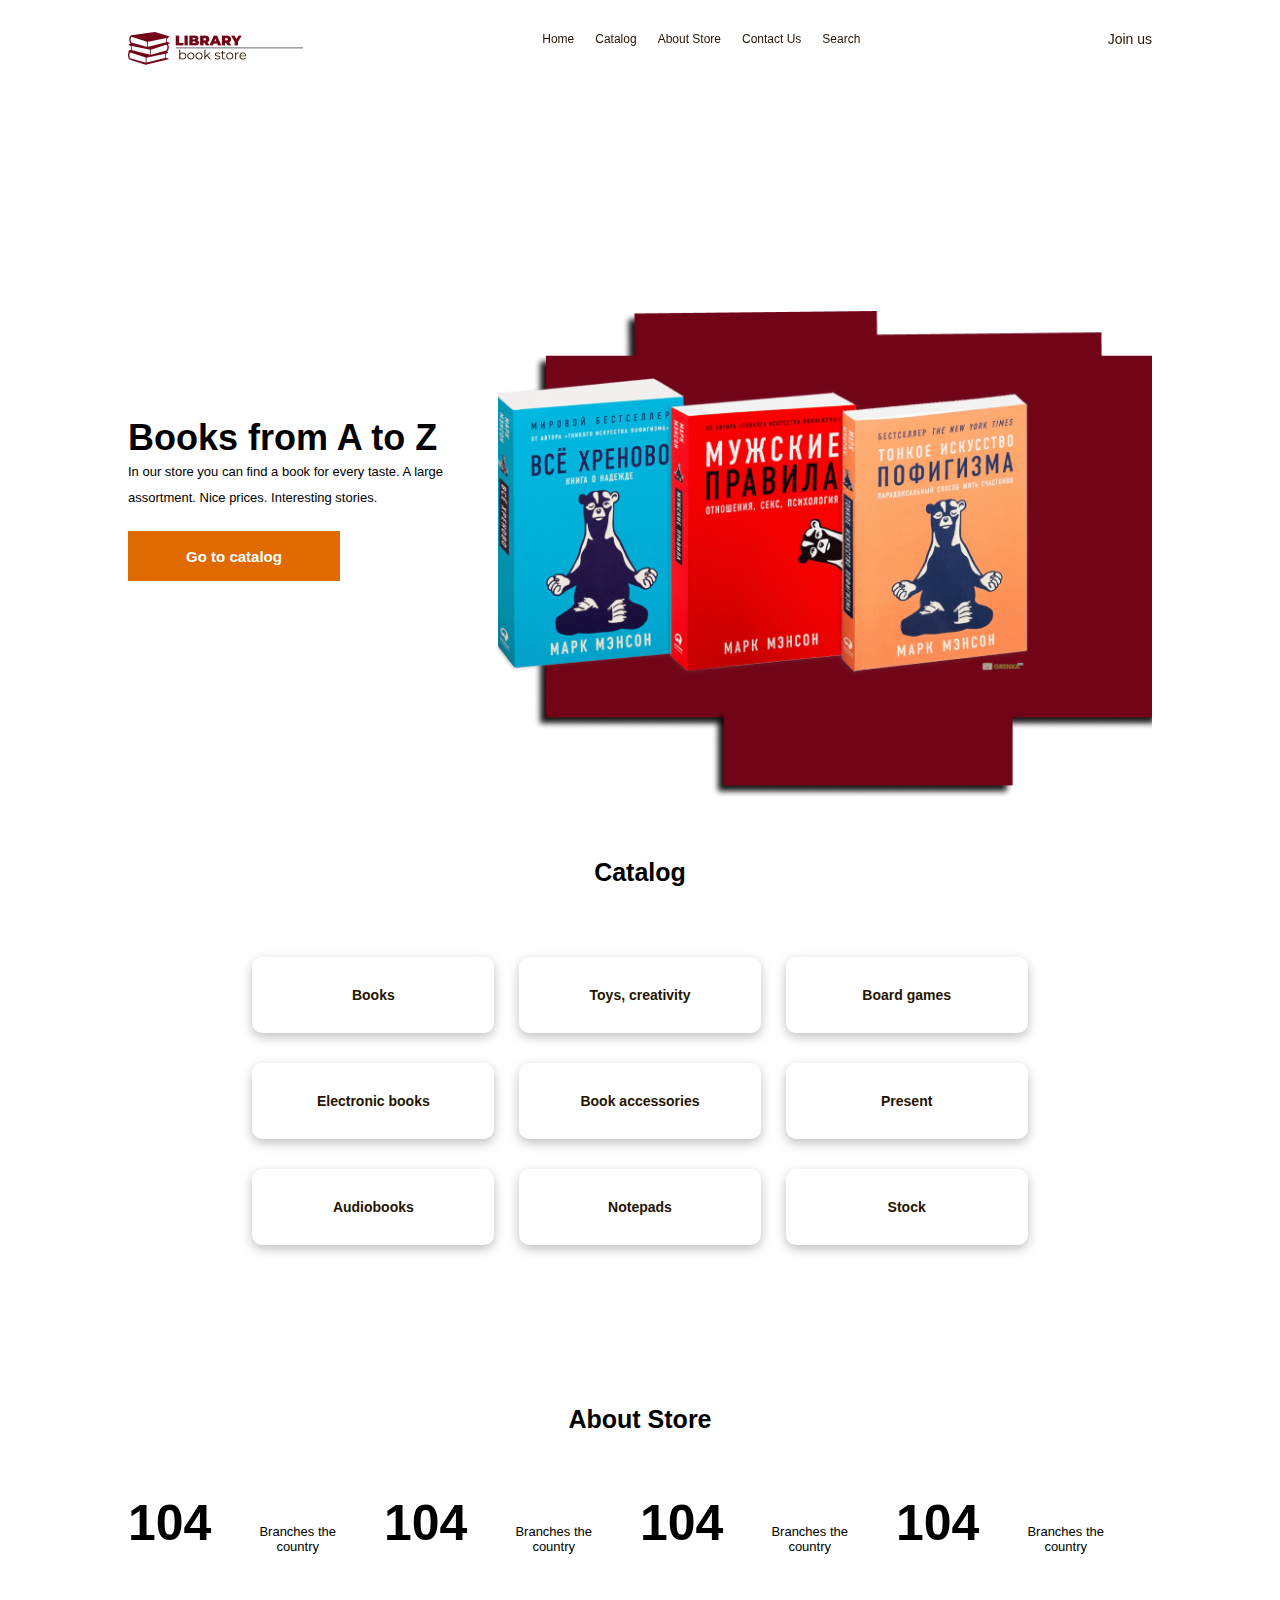
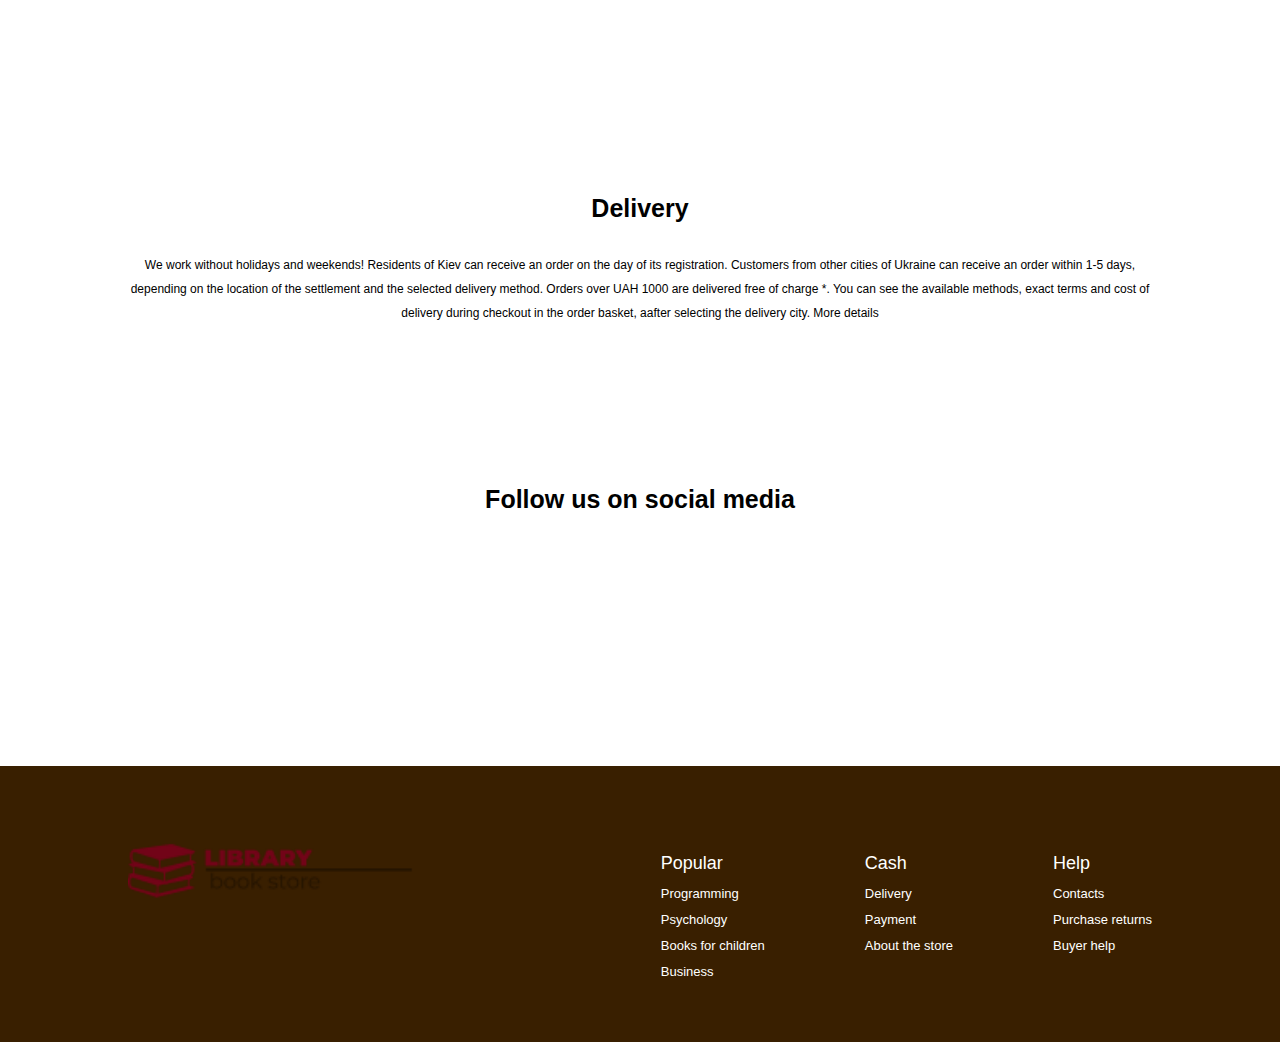
<file: assets/pages/index.html>
<!DOCTYPE html>
<html lang="en">

<head>
    <meta charset="UTF-8">
    <meta name="viewport" content="width=device-width, initial-scale=1.0">
    <title>Home</title>
    <link rel="stylesheet" href="https://cdnjs.cloudflare.com/ajax/libs/font-awesome/6.5.1/css/all.min.css"
        integrity="sha512-DTOQO9RWCH3ppGqcWaEA1BIZOC6xxalwEsw9c2QQeAIftl+Vegovlnee1c9QX4TctnWMn13TZye+giMm8e2LwA=="
        crossorigin="anonymous" referrerpolicy="no-referrer" />
    <link rel="stylesheet" href="../css/home.css">
</head>

<body>
    <header>
        <div class="container">
            <div class="logo_ul_li">
                <img src="../imgs/library_logo.png" alt="">
                <ul>
                    <li>
                        <a href="../pages/home.html">Home</a>
                    </li>
                    <li>
                        <a href="../pages/catalog.html">Catalog</a>
                    </li>
                    <li>
                        <a href="../pages/about.html">About Store</a>
                    </li>
                    <li>
                        <a href="../pages/contact.html">Contact Us</a>
                    </li>
                    <li>
                        <a href="../pages/search.html">Search</a>
                    </li>
                    <!-- <i class="fa-solid fa-bars"></i> -->
                </ul>
                <div class="icon_header">
                    <i class="fa-regular fa-user"></i>
                    <a href="../pages/admin_panel.html">
                        Join us
                    </a>
                </div>
            </div>
        </div>
    </header>
    <main>
        <section id="one_section">
            <div class="container">
                <div class="one_section_words">
                    <h3>Books from A to Z</h3>
                    <p>In our store you can find a book for every taste. A large assortment. Nice prices. Interesting
                        stories.</p>
                    <button>Go to catalog</button>
                </div>
                <div class="book_background">
                </div>
            </div>
        </section>
        <section id="two_section">
            <div class="container">
                <h3>Catalog</h3>
                <div class="buttons">
                    <div class="one_btn">
                        <button>Books</button>
                        <button>Electronic books</button>
                        <button>Audiobooks</button>
                    </div>
                    <div class="two_btn">
                        <button>Toys, creativity</button>
                        <button>Book accessories</button>
                        <button>Notepads</button>
                    </div>
                    <div class="thr_btn">
                        <button>Board games</button>
                        <button>Present</button>
                        <button>Stock</button>
                    </div>
                </div>
            </div>
        </section>
        <section id="three_section">
            <div class="container">
                <div>
                    <h3>
                        About Store
                    </h3>
                    <div class="number_word">
                        <h4>
                            104
                        </h4>
                        <span class="span_h">
                            Branches the country
                        </span>
                        <h4>
                            104
                        </h4>
                        <span class="span_h">
                            Branches the country
                        </span>
                        <h4>
                            104
                        </h4>
                        <span class="span_h">
                            Branches the country
                        </span>
                        <h4>
                            104
                        </h4>
                        <span class="span_h">
                            Branches the country
                        </span>
                    </div>
                </div>
                <div class="delivery">
                    <h3>Delivery</h3>
                    <p>We work without holidays and weekends! Residents of Kiev can receive an order on the day of its
                        registration. Customers from other cities of Ukraine can receive an order within 1-5 days,
                        depending
                        on the location of the settlement and the selected delivery method. Orders over UAH 1000 are
                        delivered free of charge *. You can see the available methods, exact terms and cost of delivery
                        during checkout in the order basket, aafter selecting the delivery city.
                        More details </p>
                </div>
                <div class="follow">
                    <h3 class="fllw">
                        Follow us on social media
                    </h3>
                    <div class="icons">
                        <i class="fa-brands fa-facebook"></i>
                        <i class="fa-brands fa-twitter"></i>
                        <i class="fa-brands fa-instagram"></i>
                    </div>
                </div>
            </div>
        </section>
    </main>
    <footer>
        <div class="container">
            <img src="../imgs/library_logo.png" alt="">
            <div class="footer_words">
                <span>Popular
                    <a href="#">
                        Programming
                    </a>
                    <a href="#"> Psychology
                    </a>
                    <a href="#"> Books for children
                    </a>
                    <a href="">Business</a>
                </span>
                <span>Cash
                    <a href="#">
                        Delivery
                    </a>
                    <a href="#">Payment</a>
                    <a href="#">About the store</a>
                </span>
                <span>Help
                    <a href="#">
                        Contacts
                    </a>
                    <a href="#"> Purchase returns
                    </a>
                    <a href="#"> Buyer help
                    </a>
                </span>
            </div>
        </div>
    </footer>
    
</body>

</html>
</file>
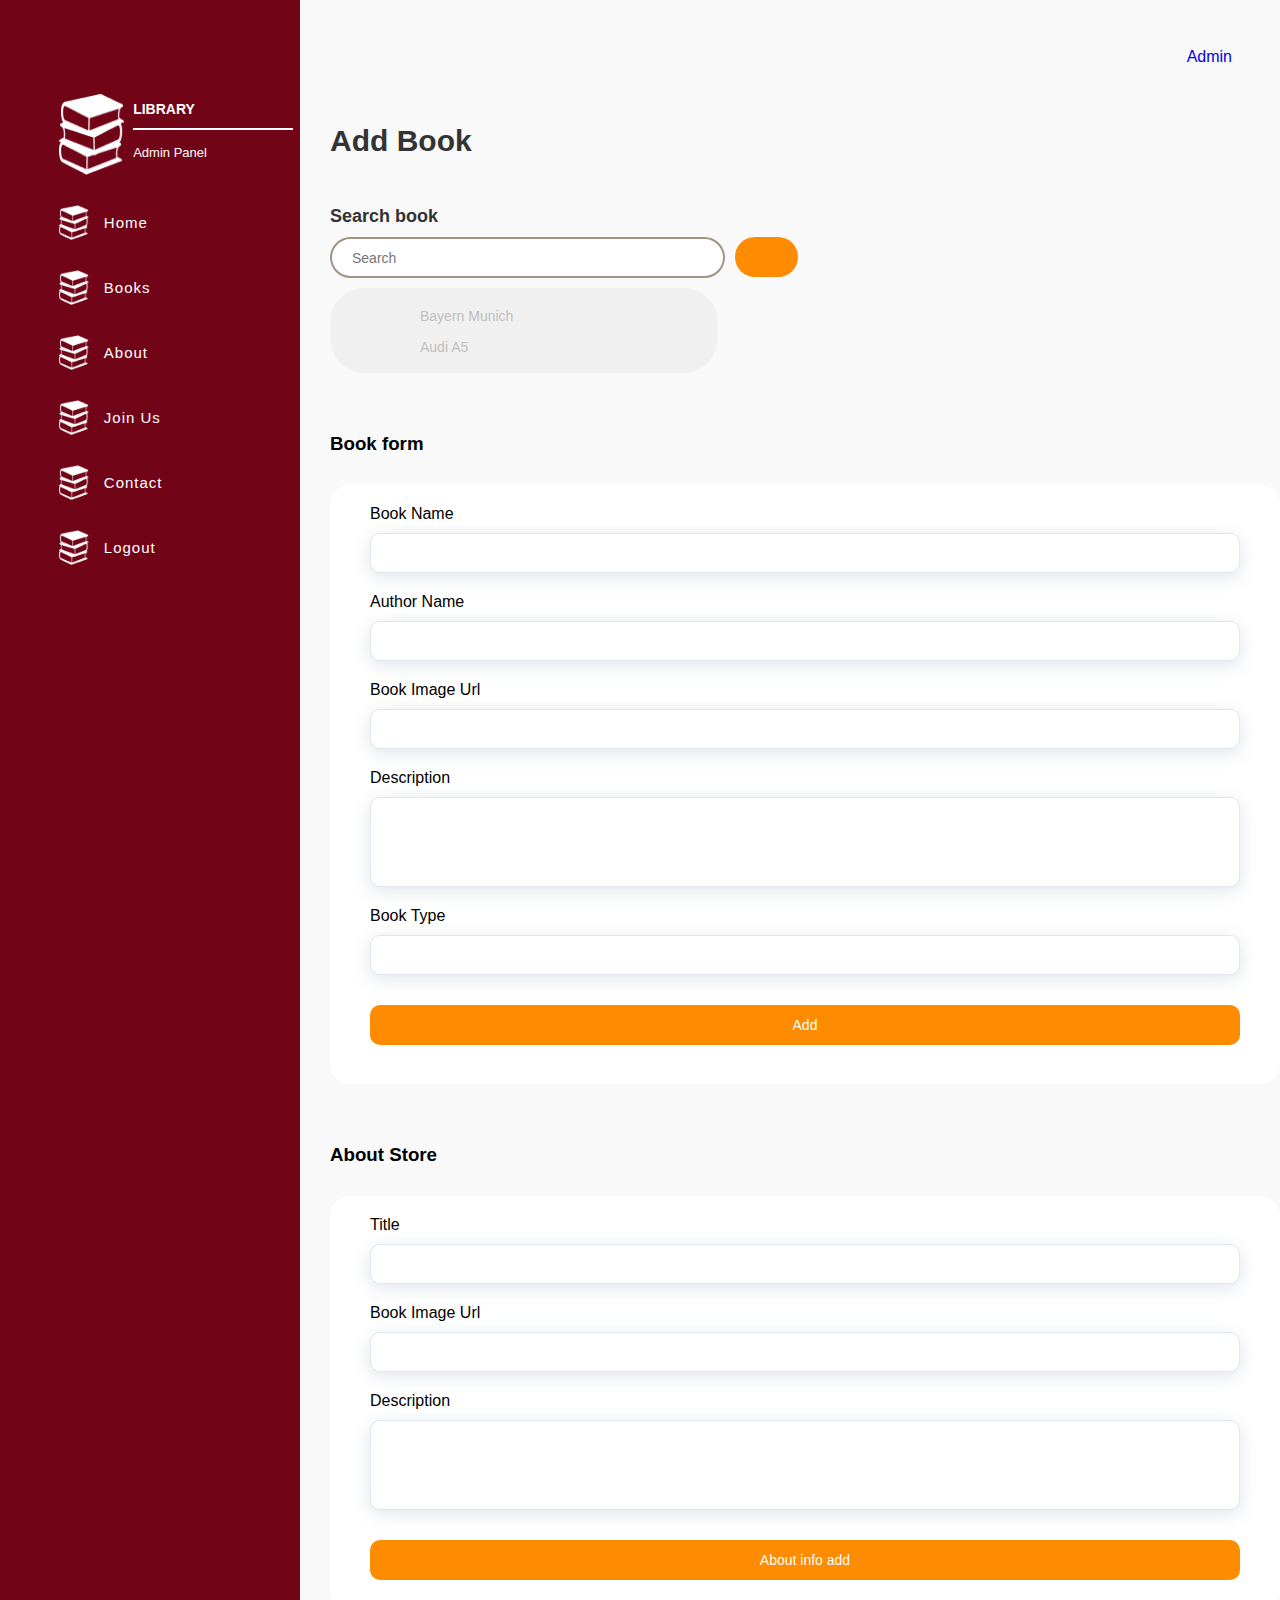
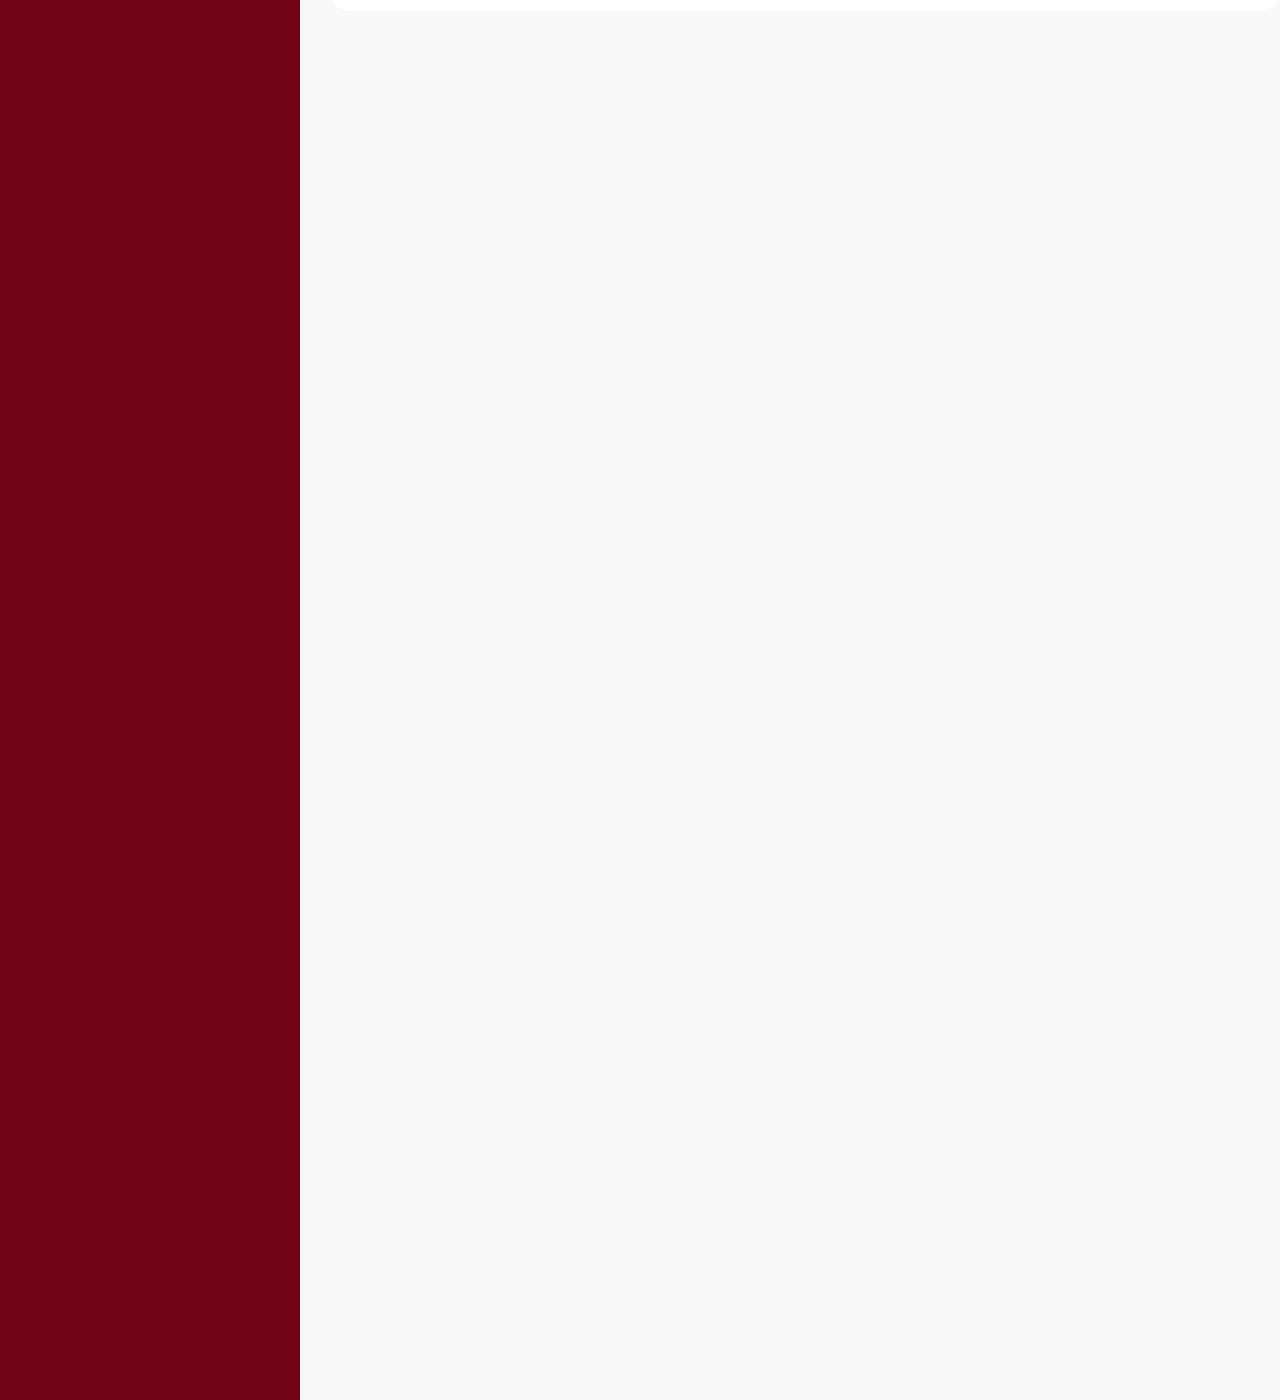
<file: assets/pages/admin_panel.html>
<!DOCTYPE html>
<html lang="en">

<head>
    <meta charset="UTF-8">
    <meta name="viewport" content="width=device-width, initial-scale=1.0">
    <title>Admin Panel</title>
    <link rel="stylesheet" href="https://cdnjs.cloudflare.com/ajax/libs/font-awesome/6.5.1/css/all.min.css"
        integrity="sha512-DTOQO9RWCH3ppGqcWaEA1BIZOC6xxalwEsw9c2QQeAIftl+Vegovlnee1c9QX4TctnWMn13TZye+giMm8e2LwA=="
        crossorigin="anonymous" referrerpolicy="no-referrer" />
    <link rel="stylesheet" href="../css/admin_panel.css">
</head>

<body>
    <section id="admin_panel_section">
        <div class="left_div">
            <div class="container">
                <div class="admin_panel_logo_div">
                    <img src="../imgs/Vector.png" alt="">
                    <div class="line_span">
                        <span class="library">LIBRARY</span>
                        <div class="line">

                        </div>
                        <span class="admin_panel_span">
                            Admin Panel
                        </span>
                    </div>
                </div>
                <div class="imgs_words">
                    <div class="img_span">
                        <img src="../imgs/Vector.png" alt="">
                        <span><a href="../pages/home.html">Home</a></span>
                    </div>
                    <div class="img_span">
                        <img src="../imgs/Group (1).png" alt="">
                        <span><a href="../pages/book_page.html">Books</a></span>
                    </div>
                    <div class="img_span">
                        <img src="../imgs/Group (1).png" alt="">
                        <span><a href="../pages/about.html">About</a></span>
                    </div>
                    <div class="img_span">
                        <img src="../imgs/Group (1).png" alt="">
                        <span><a href="">Join Us</a></span>
                    </div>
                    <div class="img_span">
                        <img src="../imgs/Group (1).png" alt="">
                        <span><a href="../pages/contact.html">Contact</a></span>
                    </div>
                    <div class="img_span">
                        <img src="../imgs/Group (1).png" alt="">
                        <span><a href="">Logout</a></span>
                    </div>
                </div>
            </div>
        </div>

        <div id="color">
            <div class="admin_icon">
                <i class="fa-regular fa-user"></i>
                <span>
                    <a href="../pages/welcome_admin.html">
                        Admin
                    </a>
                </span>
            </div>
            <div class="right_div">
                <div class="add_search">
                    <h3>Add Book</h3>
                </div>
                <div class="search">
                    <span>
                        Search book
                    </span>
                    <div class="input_icon">
                        <input type="search" placeholder="Search">
                        <button class="icon_div">
                            <i class="fa-solid fa-magnifying-glass"></i>
                        </button>
                    </div>
                </div>
                <div class="down_gray">
                    <div class="words">
                        <div class="icon_span">
                            <i class="fa-regular fa-clock"></i>
                            <span>Bayern Munich</span>
                        </div>
                        <div class="icon_span">
                            <i class="fa-regular fa-clock"></i>
                            <span>Audi A5</span>
                        </div>
                    </div>
                </div>
                <div class="book_form">
                    <div>
                        <h3>
                            Book form
                        </h3>
                    </div>
                    <div class="input_spans">
                        <div class="inp_span">
                            <span>
                                Book Name
                            </span>
                            <input type="search">
                        </div>
                        <div class="inp_span">
                            <span>
                                Author Name
                            </span>
                            <input type="search">
                        </div>
                        <div class="inp_span">
                            <span>
                                Book Image Url
                            </span>
                            <input type="search">
                        </div>
                        <div class="inp_span">
                            <span>
                                Description
                            </span>
                            <input type="search" class="description_input">
                        </div>
                        <div class="inp_span">
                            <span>
                                Book Type
                            </span>
                            <input type="search">
                        </div>
                        <button>Add</button>
                    </div>
                </div>
                <div class="two_the_line">
                    <div class="book_form">
                        <div>
                            <h3>
                                About Store
                            </h3>
                        </div>
                        <div class="input_spans">
                            <div class="inp_span">
                                <span>
                                    Title
                                </span>
                                <input type="search">
                            </div>
                            <div class="inp_span">
                                <span>
                                    Book Image Url
                                </span>
                                <input type="search">
                            </div>
                            <div class="inp_span">
                                <span>
                                    Description
                                </span>
                                <input type="search" class="description_input">
                            </div>
                            <button>About info add</button>
                        </div>
                    </div>
                </div>
            </div>
        </div>

    </section>
</body>

</html>
</file>
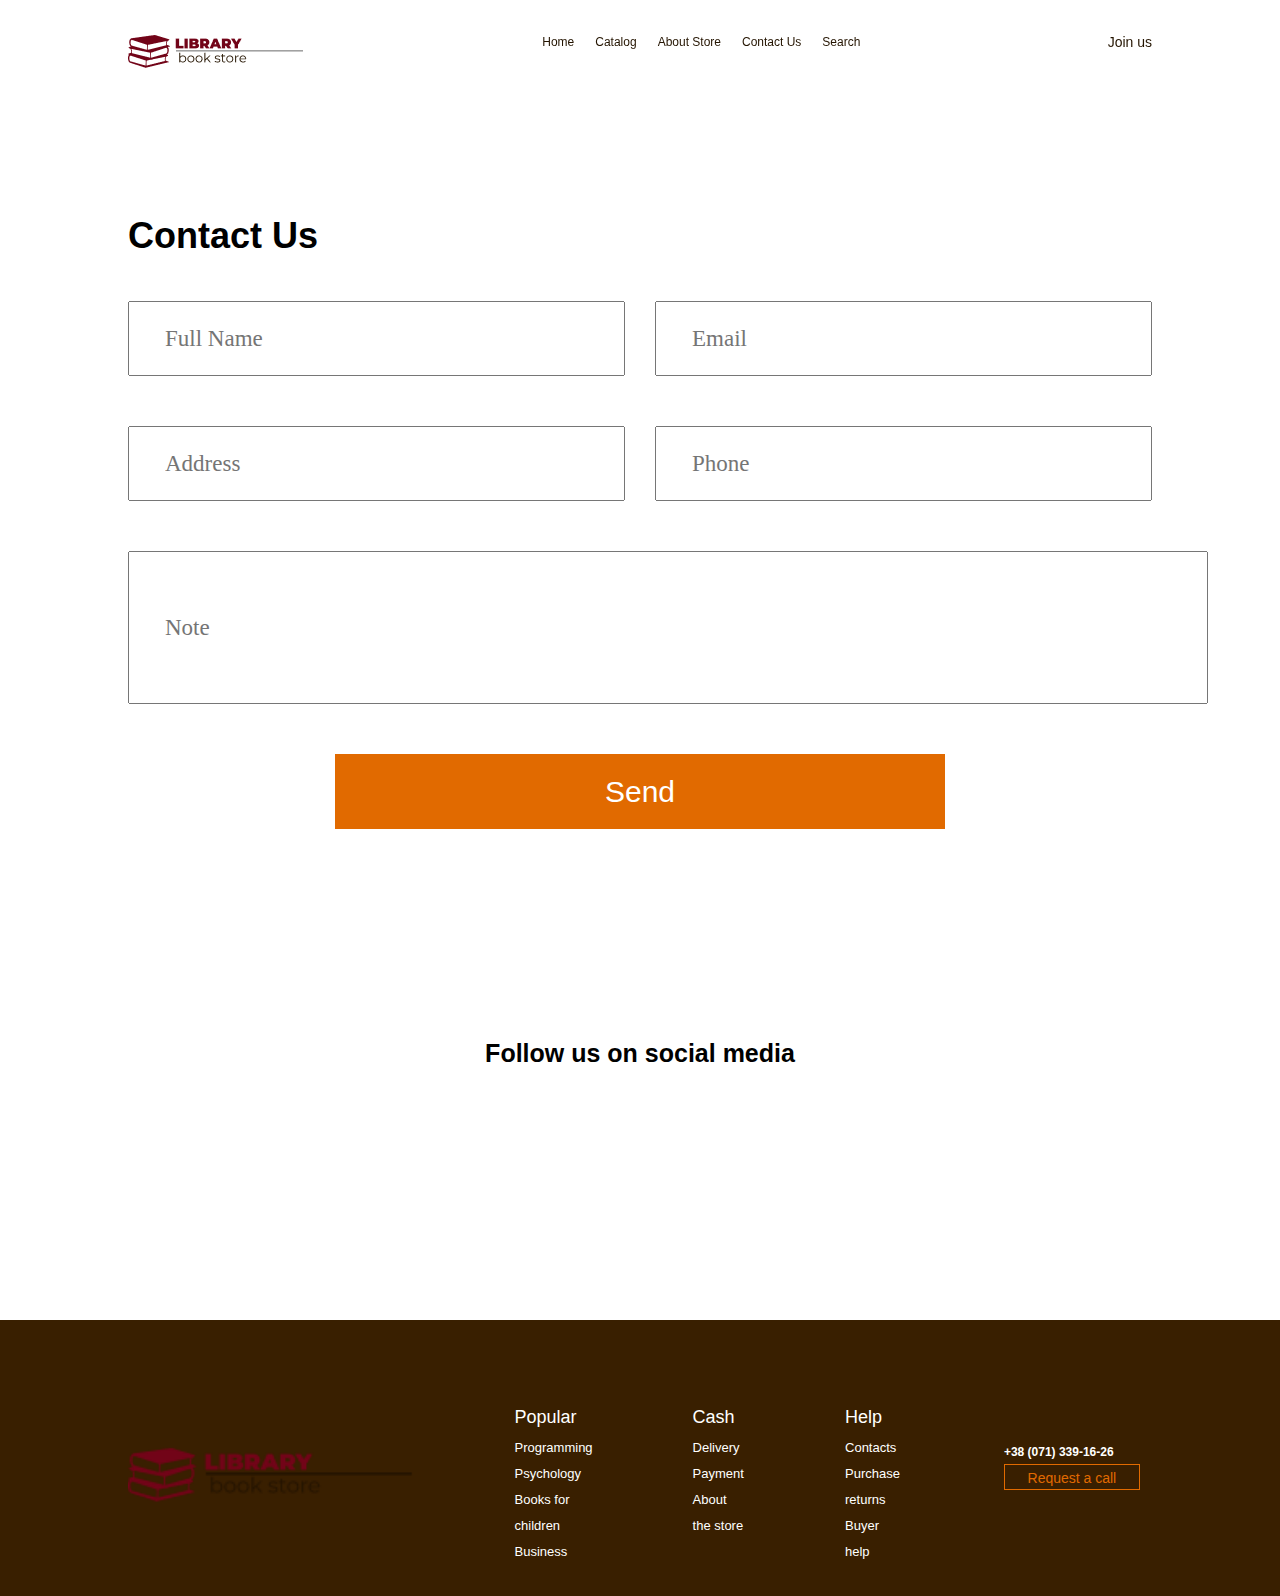
<file: assets/pages/contact.html>
<!DOCTYPE html>
<html lang="en">

<head>
    <meta charset="UTF-8">
    <meta name="viewport" content="width=device-width, initial-scale=1.0">
    <title>Contact Us</title>
    <link rel="stylesheet" href="https://cdnjs.cloudflare.com/ajax/libs/font-awesome/6.5.1/css/all.min.css"
        integrity="sha512-DTOQO9RWCH3ppGqcWaEA1BIZOC6xxalwEsw9c2QQeAIftl+Vegovlnee1c9QX4TctnWMn13TZye+giMm8e2LwA=="
        crossorigin="anonymous" referrerpolicy="no-referrer" />
    <link rel="stylesheet" href="../css/contact.css">
</head>

<body>
    <header>
        <div class="container">
            <div class="logo_ul_li">
                <img src="../imgs/library_logo.png" alt="">
                <ul>
                    <li>
                        <a href="/index.html">Home</a>
                    </li>
                    <li>
                        <a href="../pages/catalog.html">Catalog</a>
                    </li>
                    <li>
                        <a href="../pages/about.html">About Store</a>
                    </li>
                    <li>
                        <a href="../pages/contact.html">Contact Us</a>
                    </li>
                    <li>
                        <a href="../pages/search.html">Search</a>
                    </li>
                </ul>
                <div class="icon_header">
                    <i class="fa-regular fa-user"></i>
                    <a href="../pages/admin_panel.html">
                        Join us
                    </a>
                </div>
            </div>
        </div>
    </header>
    <section id="contact_us_section">
        <div class="container">
            <h3>Contact Us</h3>
            <div class="inputs">
                <div class="one_inp">
                    <input type="text" name="" id="" placeholder="Full Name">
                    <input type="email" name="" id="" placeholder="Email">
                </div>
                <div class="two_inp">
                    <input type="text" name="" id="" placeholder="Address">
                    <input type="text" name="" id="" placeholder="Phone">
                </div>
                <input type="text" name="" id="note" placeholder="Note">
            </div>
            <div class="button_div">
                <button>Send</button>

            </div>
        </div>
    </section>
    <section id="f_section">
        <div class="container">
            <div class="follow">
                <h3 class="fllw">
                    Follow us on social media
                </h3>
                <div class="icons">
                    <i class="fa-brands fa-facebook"></i>
                    <i class="fa-brands fa-twitter"></i>
                    <i class="fa-brands fa-instagram"></i>
                </div>
            </div>
        </div>
    </section>
    <footer>
        <div class="container">
            <img src="../imgs/library_logo.png" alt="">
            <div class="footer_words">
                <span>Popular
                    <a href="#">
                        Programming
                    </a>
                    <a href="#"> Psychology
                    </a>
                    <a href="#"> Books for children
                    </a>
                    <a href="">Business</a>
                </span>
                <span>Cash
                    <a href="#">
                        Delivery
                    </a>
                    <a href="#">Payment</a>
                    <a href="#">About the store</a>
                </span>
                <span>Help
                    <a href="#">
                        Contacts
                    </a>
                    <a href="#"> Purchase returns
                    </a>
                    <a href="#"> Buyer help
                    </a>
                </span>
                <div class="numb_btn">
                    <span>
                        +38 (071) 339-16-26
                    </span>
                    <button>Request a call </button>
                </div>
            </div>
        </div>
    </footer>
</body>

</html>
</file>
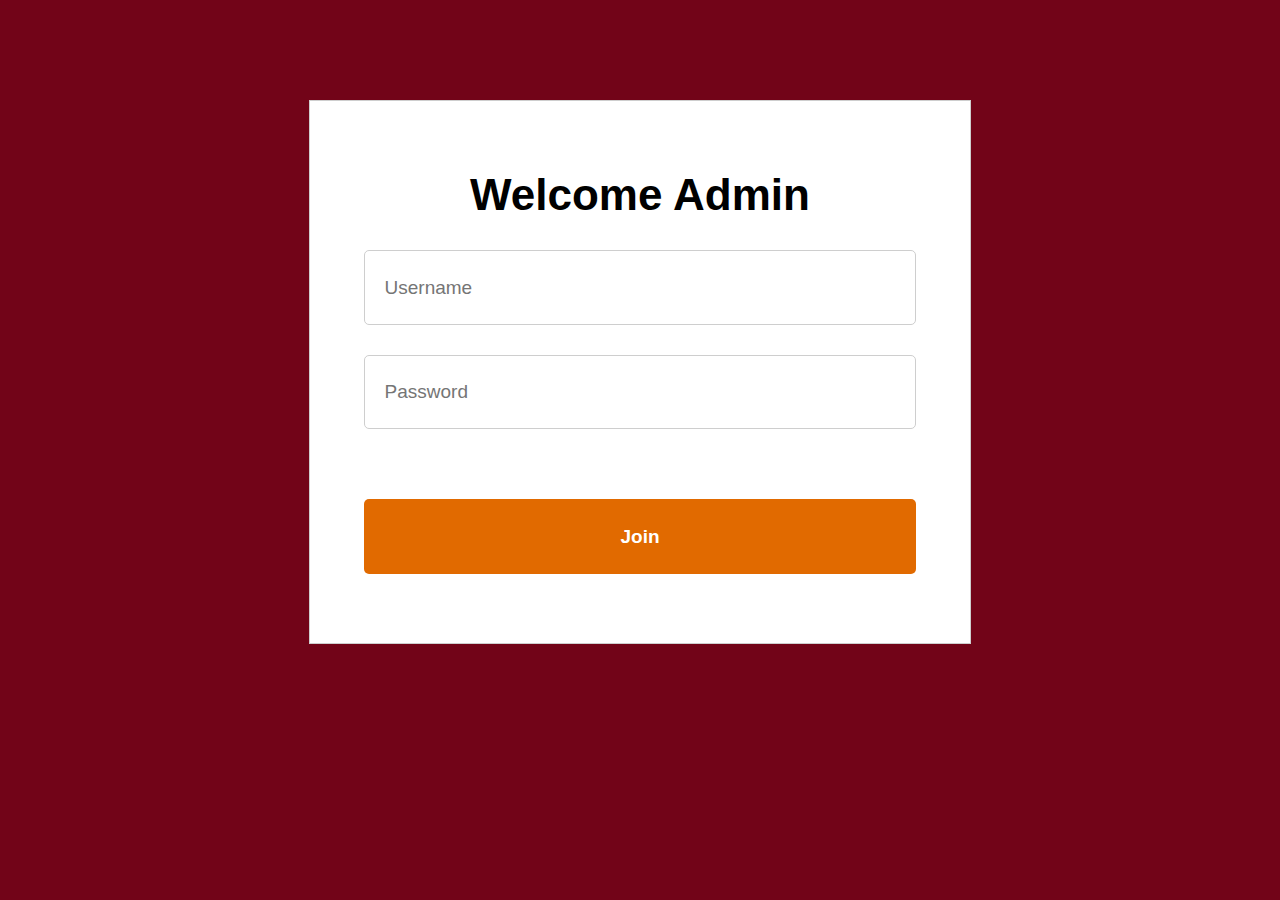
<file: assets/pages/welcome_admin.html>
<!DOCTYPE html>
<html lang="en">
<head>
    <meta charset="UTF-8">
    <meta name="viewport" content="width=device-width, initial-scale=1.0">
    <title>Welcome Admin</title>
    <link rel="stylesheet" href="../css/welcome_admin.css">
</head>
<body>
    <section id="welcome_section">
        <div class="container">
            <div class="welcome_admin">
                 <h3>Welcome Admin</h3>
                 <input type="text" name="" id="" placeholder="Username">
                 <input type="password" name="" id="" placeholder="Password">
                 <button>Join</button>
            </div>
        </div>
    </section>
</body>
</html>
</file>
<file: assets/css/home.css>
@import url('https://fonts.googleapis.com/css2?family=Arbutus+Slab&family=Courgette&family=Josefin+Sans:ital,wght@0,100;0,200;0,300;0,400;0,500;0,600;0,700;1,100;1,200;1,300;1,400;1,500;1,600;1,700&family=Livvic:ital,wght@0,100;0,200;0,300;0,400;0,500;1,200;1,300;1,400&family=Montserrat:wght@300;400&family=Poppins:wght@100;200;500&family=Roboto:wght@300&display=swap');
@import url('https://fonts.googleapis.com/css2?family=Arbutus+Slab&family=Courgette&family=Josefin+Sans:ital,wght@0,100;0,200;0,300;0,400;0,500;0,600;0,700;1,100;1,200;1,300;1,400;1,500;1,600;1,700&family=Livvic:ital,wght@0,100;0,200;0,300;0,400;0,500;1,200;1,300;1,400&family=Montserrat:wght@300;400&family=Poppins:wght@100;200;500;700&family=Roboto:wght@300&display=swap');

* {
    margin: 0;
    padding: 0;
    list-style: none;
    text-decoration: none;
    box-sizing: border-box;
    font-family: 'Monserrat', sans-serif;
}

.container {
    width: 80%;
    margin: 0 auto;
    max-width: 1140px;
}

header {
    display: flex;
    align-items: center;
    justify-content: center;
    position: fixed;
    top: 0;
    width: 100%;
    transition: background-color 0.3s ease;
    height: 95px;
    z-index: 1001;
}

header ul {
    display: flex;
    gap: 21px;
}

header a {
    font-size: 12px;
    font-weight: 400;
    line-height: 24px;
    color: #241400;
}

.logo_ul_li {
    display: flex;
    justify-content: space-between;
}

.icon_header a {
    font-size: 14px;
    font-weight: 400;
    padding-left: 10px;
}

.book_background {
    background-image: url("../imgs/Group 249.png");
    width: 691px;
    height: 488px;
    background-position: center;
    background-size: cover;
    margin-top: 210px;
}

#one_section .container {
    display: flex;
    justify-content: space-between;
    padding-top: 100px;
}

#one_section h3 {
    font-size: 36px;
    font-weight: 900;
}

#one_section p {
    font-size: 13px;
    font-weight: 400;
    line-height: 26px;
    width: 370px;
}

#one_section button {
    width: 212px;
    height: 50px;
    background-color: #E16A00;
    font-size: 15px;
    font-weight: 900;
    color: white;
    border: 0;
    margin-top: 20px;
}

.one_section_words {
    padding-top: 317px;
}

#two_section {
    margin-top: 50px;
}

#two_section button {
    width: 242px;
    height: 76px;
    border-radius: 10px;
    font-size: 14px;
    font-weight: 700;
    line-height: 27px;
    margin-top: 30px;
    box-shadow: 0px 4px 11px 0px #00000040;
    background-color: #FFFFFF;
    border: 0;
    font-size: 14px;
    font-weight: 700;
    color: #241400;
}

.buttons {
    width: 800px;
    display: flex;
    margin: 0 auto;
    padding-top: 30px;
}

#two_section .container {
    display: flex;
    flex-direction: column;
    text-align: center;
}

#two_section h3 {
    font-size: 25px;
    font-weight: 900;
    line-height: 49px;
}

#three_section {
    text-align: center;
    margin-top: 150px;
}

#three_section h3 {
    font-size: 25px;
    font-weight: 900;
    line-height: 49px;
}

#three_section h4 {
    font-size: 50px;
    font-weight: 900;
}

#three_section span {
    font-size: 13px;
    font-weight: 400;
}

#three_section .number_word {
    display: flex;
    padding-top: 50px;
    justify-content: center;
}

#three_section .span_h {
    padding: 30px;
    width: 280px;
}

#three_section .delivery {
    padding-top: 200px;
}

#three_section p {
    font-size: 12px;
    font-weight: 400;
    line-height: 24px;
    padding-top: 20px;
}

#three_section .follow {
    padding-top: 150px;
}

.icons i {
    font-size: 80px;
    padding: 30px;
    color: #241400;
}

footer {
    height: 276px;
    background-color: #391F00;
    margin-top: 150px;
}

footer img {
    height: 68px;
}

footer .container {
    display: flex;
    justify-content: space-between;
    padding-top: 70px;
}

footer .footer_words {
    display: flex;
    gap: 100px;
}

.footer_words span {
    padding-top: 10px;
    font-size: 18px;
    font-weight: 400;
    line-height: 35px;
    color: #FFFFFF;
}

.footer_words a {
    display: flex;
    flex-direction: column;
    font-size: 13px;
    font-weight: 400;
    line-height: 26px;
    font-weight: 1900;
    color: #FFFFFF;
}


@media only screen and (max-width: 320px) {
    #one_section {
        display: flex;
        flex-direction: column;
    }

    #one_section h3 {
        font-size: 28px;
    }

    #one_section p {
        font-size: 13px;
        width: 290px;
    }

    #one_section button {
        width: 290px;
        margin-top: 20px;
    }

    .buttons {
        display: flex;
        flex-direction: column;
    }

    .one_btn {
        display: flex;
        flex-direction: column;
    }

    .two_btn {
        display: flex;
        flex-direction: column;
    }

    .thr_btn {
        display: flex;
        flex-direction: column;
    }

    .book_background {
        width: 277px;
        height: 260px;
    }

    #three_section .number_word {
        display: flex;
        flex-direction: column;
    }

    #three_section .span_h {
        display: flex;
        flex-direction: column;
    }

    #three_section .fllw {
        font-size: 15px;
        width: 250px;
    }

    #three_section i {
        font-size: 23px;
    }
}
</file>
<file: assets/css/admin_panel.css>
@import url('https://fonts.googleapis.com/css2?family=Arbutus+Slab&family=Courgette&family=Josefin+Sans:ital,wght@0,100;0,200;0,300;0,400;0,500;0,600;0,700;1,100;1,200;1,300;1,400;1,500;1,600;1,700&family=Livvic:ital,wght@0,100;0,200;0,300;0,400;0,500;1,200;1,300;1,400&family=Montserrat:wght@300;400&family=Poppins:wght@100;200;500&family=Roboto:wght@300&display=swap');
@import url('https://fonts.googleapis.com/css2?family=Arbutus+Slab&family=Courgette&family=Josefin+Sans:ital,wght@0,100;0,200;0,300;0,400;0,500;0,600;0,700;1,100;1,200;1,300;1,400;1,500;1,600;1,700&family=Livvic:ital,wght@0,100;0,200;0,300;0,400;0,500;1,200;1,300;1,400&family=Montserrat:wght@300;400&family=Poppins:wght@100;200;500;700&family=Roboto:wght@300&display=swap');

* {
    margin: 0;
    padding: 0;
    list-style: none;
    text-decoration: none;
    box-sizing: border-box;
    font-family: 'Monserrat', sans-serif;
}

.container {
    width: 80%;
    margin: 0 auto;
    max-width: 1140px;
}

#admin_panel_section {
    display: flex;
}

.left_div {
    padding-top: 93px;
    padding-left: 32px;
}

.admin_panel_logo_div .line_span {
    display: flex;
    flex-direction: column;
    gap: 10px;
    padding: 8px;
}

.admin_panel_logo_div .admin_panel_span {
    font-size: 13px;
    font-weight: 400;
    line-height: 26px;
    letter-spacing: 0em;
    color: #FFFFFF;
}

.admin_panel_logo_div .library {
    font-size: 14px;
    font-weight: 900;
    line-height: 17px;
    color: #FFFFFF;
}

.left_div {
    width: 355px;
    height: 3000px;
    background-color: #720418;
}

.left_div img {
    background-color: #720418;
}

.imgs_words {
    display: flex;
    flex-direction: column;
}

.imgs_words img {
    width: 30px;
    height: 35px;
}

.imgs_words {
    display: flex;
    gap: 30px;
    padding-top: 30px;
}

.imgs_words span {
    display: flex;
    font-size: 15px;
    font-weight: 100;
    line-height: 35px;
    letter-spacing: 1px;
    padding-left: 15px;
}

.imgs_words a {
    color: #FFFFFF;
}

.img_span {
    display: flex;
}

.right_div {
    margin-top: 10px;
    margin-left: 30px;
}

.admin_panel_logo_div img {
    width: 67px;
    height: 82px;
}

.admin_panel_logo_div {
    display: flex;
}

.admin_panel_logo_div .line {
    width: 160px;
    border: 1px solid #FFFFFF;
}

#color {
    background-color: #e7e5e53d;

}

.two_section {
    display: flex;
}

.add_search h3 {
    font-size: 30px;
    font-weight: 600;
    color: #333333;
}

.search {
    display: flex;
    flex-direction: column;
}

.icon_div {
    width: 63px;
    height: 40px;
    border-radius: 34px;
    margin-left: 10px;
    border: 0;
    background-color: #FF8B00;
}

.icon_div i {
    color: #F2F2F2;
    font-size: 20px;
    display: flex;
    justify-content: center;
}

.input_icon input {
    width: 395px;
    height: 41px;
    border-radius: 34px;
    padding-left: 20px;
    font-size: 14px;
    font-weight: 400;
    line-height: 25px;
    border: 2px solid #391F007A;
}

.input_icon {
    display: flex;
    margin-top: 10px;
}

.search span {
    font-size: 18px;
    font-weight: 600;
    color: #333333;
    padding-top: 48px;
}

.down_gray {
    width: 388px;
    height: 85px;
    border-radius: 35px;
    background-color: #F1F0F0;
    margin-top: 10px;
}

.icon_span {
    display: flex;
    gap: 50px;
}

.icon_span i {
    color: #BEBEBE;
}

.icon_span span {
    color: #BEBEBE;
    font-size: 14px;
    font-weight: 400;
}

.words {
    display: flex;
    flex-direction: column;
    gap: 15px;
    padding-left: 40px;
    padding-top: 20px;
}

.book_form {
    margin-top: 60px;
}

.input_spans {
    width: 950px;
    height: 599px;
    border-radius: 20px;
    margin-top: 30px;
    background-color: #FFFFFF;
}

.inp_span {
    display: flex;
    flex-direction: column;
    padding-left: 40px;
    padding-top: 20px;
    gap: 10px;
}

.input_spans input {
    width: 870px;
    height: 40px;
    border-radius: 10px;
    box-shadow: 0px 4px 18px 0px #9EA8BD4F;
    border: 1px solid #E2E6EE;
    color: #030102;
}

.input_spans span {
    font-size: 16px;
    font-weight: 400;
}

.input_spans .description_input {
    height: 90px;
}

.input_spans button {
    width: 870px;
    height: 40px;
    border-radius: 10px;
    margin-left: 40px;
    margin-top: 30px;
    font-size: 14px;
    font-weight: 400;
    line-height: 16px;
    border: 0;
    color: #FFFFFF;
    background-color: #FF8B00;
}

.admin_icon {
    padding: 48px;
    display: flex;
    justify-content: flex-end;
    gap: 10px;
}

.two_the_line .input_spans {
    height: 415px;
}



@media only screen and (max-width: 320px) {
    .left_div {
        display: none;
    }

    .admin_icon {
        display: none;
    }

    .input_icon input {
        width: 230px;
        height: 36px;
        border-radius: 36px;
    }

    .input_icon button {
        width: 38px;
        height: 32px;
        border-radius: 8px;
    }

    .input_icon i {
        font-size: 15px;
    }

    .icon_div {
        width: 38px;
        height: 32px;
    }

    .down_gray {
        width: 230px;
        height: 90px;
    }

    .input_spans {
        width: 270px;
    }

    .two_the_line .input_spans {
        height: 415px;
        width: 350px;
    }

    .book_form input {
        width: 220px;
    }

    .book_form button {
        width: 220px;
    }
}
</file>
<file: assets/css/contact.css>
@import url('https://fonts.googleapis.com/css2?family=Arbutus+Slab&family=Courgette&family=Josefin+Sans:ital,wght@0,100;0,200;0,300;0,400;0,500;0,600;0,700;1,100;1,200;1,300;1,400;1,500;1,600;1,700&family=Livvic:ital,wght@0,100;0,200;0,300;0,400;0,500;1,200;1,300;1,400&family=Montserrat:wght@300;400&family=Poppins:wght@100;200;500&family=Roboto:wght@300&display=swap');
@import url('https://fonts.googleapis.com/css2?family=Arbutus+Slab&family=Courgette&family=Josefin+Sans:ital,wght@0,100;0,200;0,300;0,400;0,500;0,600;0,700;1,100;1,200;1,300;1,400;1,500;1,600;1,700&family=Livvic:ital,wght@0,100;0,200;0,300;0,400;0,500;1,200;1,300;1,400&family=Montserrat:wght@300;400&family=Poppins:wght@100;200;500;700&family=Roboto:wght@300&display=swap');

* {
    margin: 0;
    padding: 0;
    list-style: none;
    text-decoration: none;
    box-sizing: border-box;
    font-family: 'Monserrat', sans-serif;
}

.container {
    width: 80%;
    margin: 0 auto;
    max-width: 1140px;
}

header {
    width: 100%;
    height: 100px;
    position: fixed;
    padding-top: 30px;
}

header ul {
    gap: 21px;
    display: flex;
}

header a {
    font-size: 12px;
    font-weight: 400;
    line-height: 24px;
    color: #241400;
}

.logo_ul_li {
    display: flex;
    justify-content: space-between;
}

.icon_header a {
    font-size: 14px;
    font-weight: 400;
    padding-left: 10px;
}

footer {
    height: 276px;
    background-color: #391F00;
    margin-top: 150px;
}

footer img {
    height: 68px;
    margin-top: 50px;
}

footer .container {
    display: flex;
    justify-content: space-between;
    padding-top: 70px;
    gap: 100px;
}

footer .footer_words {
    display: flex;
    gap: 100px;
}

.footer_words span {
    padding-top: 10px;
    font-size: 18px;
    font-weight: 400;
    line-height: 35px;
    color: #FFFFFF;
}

.footer_words a {
    display: flex;
    flex-direction: column;
    font-size: 13px;
    font-weight: 400;
    line-height: 26px;
    font-weight: 1900;
    color: #FFFFFF;
}

.numb_btn {
    margin-top: 50px;
}

.numb_btn button {
    font-family: 'Monserrat', sans-serif;
    font-size: 14px;
    font-weight: 500;
    line-height: 27px;
    width: 136px;
    height: 26px;
    background-color: transparent;
    color: #E16A00;
    border: 1px solid #E16A00;
}

.numb_btn span {
    font-family: 'Monserrat', sans-serif;
    font-size: 12px;
    font-weight: 900;
    line-height: 24px;
}

.icons i {
    font-size: 80px;
    padding: 30px;
    color: #241400;
}

.follow h3 {
    font-size: 25px;
    font-weight: 900;
    line-height: 49px;
}

.follow {
    text-align: center;
    margin-top: 200px;
}

#contact_us_section {
    padding-top: 200px;
}

#contact_us_section h3 {
    font-size: 36px;
    font-weight: 900;
    line-height: 71px;
}

#contact_us_section input {
    width: 610.46px;
    height: 75px;
    font-family: Crimson Text;
    font-size: 23px;
    font-weight: 400;
    display: flex;
    padding-left: 35px;
    line-height: 30px;
}

.inputs {
    display: flex;
    flex-direction: column;
    gap: 50px;
    margin-top: 30px;
}

.one_inp {
    display: flex;
    gap: 30px;
}

.two_inp {
    display: flex;
    gap: 30px;
}

#contact_us_section #note {
    width: 1080px;
    height: 153px;
}

#contact_us_section button {
    width: 610.46px;
    height: 75px;
    font-size: 23px;
    font-weight: 400;
    line-height: 30px;
    font-size: 30px;
    font-weight: 400;
    line-height: 39px;
    color: white;
    border: 0;
    background-color: #E16A00;
}

.button_div {
    text-align: center;
    margin-top: 50px;
}


@media only screen and (max-width: 320px) {
    #f_section .fllw {
        font-size: 15px;
        width: 250px;
    }

    #f_section i {
        font-size: 23px;
    }

    #contact_us_section h3 {
        font-size: 28px;
    }

    #contact_us_section input {
        font-size: 12px;
        width: 243px;
        height: 38.02px;
        border-radius: 5px
    }

    #contact_us_section #note {
        font-size: 12px;
        width: 243px;
        height: 101px;
        border-radius: 5px
    }

    #contact_us_section button {
        font-size: 12px;
        width: 243px;
        height: 37px;
        border-radius: 5px
    }

    .one_inp {
        display: flex;
        flex-direction: column;
    }

    .two_inp {
        display: flex;
        flex-direction: column;
    }
}
</file>
<file: assets/css/welcome_admin.css>
@import url('https://fonts.googleapis.com/css2?family=Arbutus+Slab&family=Courgette&family=Josefin+Sans:ital,wght@0,100;0,200;0,300;0,400;0,500;0,600;0,700;1,100;1,200;1,300;1,400;1,500;1,600;1,700&family=Livvic:ital,wght@0,100;0,200;0,300;0,400;0,500;1,200;1,300;1,400&family=Montserrat:wght@300;400&family=Poppins:wght@100;200;500&family=Roboto:wght@300&display=swap');
@import url('https://fonts.googleapis.com/css2?family=Arbutus+Slab&family=Courgette&family=Josefin+Sans:ital,wght@0,100;0,200;0,300;0,400;0,500;0,600;0,700;1,100;1,200;1,300;1,400;1,500;1,600;1,700&family=Livvic:ital,wght@0,100;0,200;0,300;0,400;0,500;1,200;1,300;1,400&family=Montserrat:wght@300;400&family=Poppins:wght@100;200;500;700&family=Roboto:wght@300&display=swap');

* {
    margin: 0;
    padding: 0;
    list-style: none;
    text-decoration: none;
    box-sizing: border-box;
    font-family: 'Monserrat', sans-serif;
}

.container {
    width: 80%;
    margin: 0 auto;
    max-width: 1140px;
}

body {
    background-color: #720418;
}

#welcome_section {
    margin-top: 100px;
}

.welcome_admin {
    width: 662px;
    height: 544.31px;
    background-color: white;
    border: 1px solid #CECECE;
    margin: 0 auto;
    display: flex;
    justify-content: center;
    align-items: center;
    flex-direction: column;
    gap: 30px;
}

#welcome_section h3 {
    font-size: 44px;
    font-weight: 700;
}

.welcome_admin input {
    width: 552.94px;
    height: 74.54px;
    display: flex;
    border-radius: 5px;
    padding-left: 20px;
    flex-direction: column;
    border: 1px solid #CECECE;
    font-size: 19px;
    font-weight: 400;
    color: #797667;
}

.welcome_admin button {
    font-size: 19px;
    font-weight: 700;
    width: 552.94px;
    height: 74.54px;
    margin-top: 40px;
    color: #FFFFFF;
    border: 0;
    border-radius: 5px;
    background-color: #E16A00;
}



@media only screen and (max-width: 320px) {
    #welcome_section {
        height: 1000px;
    }

    .welcome_admin {
        width: 229.72px;
        height: 311px;
        padding-top: 30px;
        border-radius: 5px;
    }

    .welcome_admin input {
        width: 192px;
        height: 40px;
        font-size: 10px;
    }

    .welcome_admin button {
        width: 192px;
        height: 40px;
        font-size:12px;
        margin-bottom: 20px;
    }

    #welcome_section h3 {
        font-size: 20px;
        width: 100px;
        text-align: center;
    }
}
</file>
